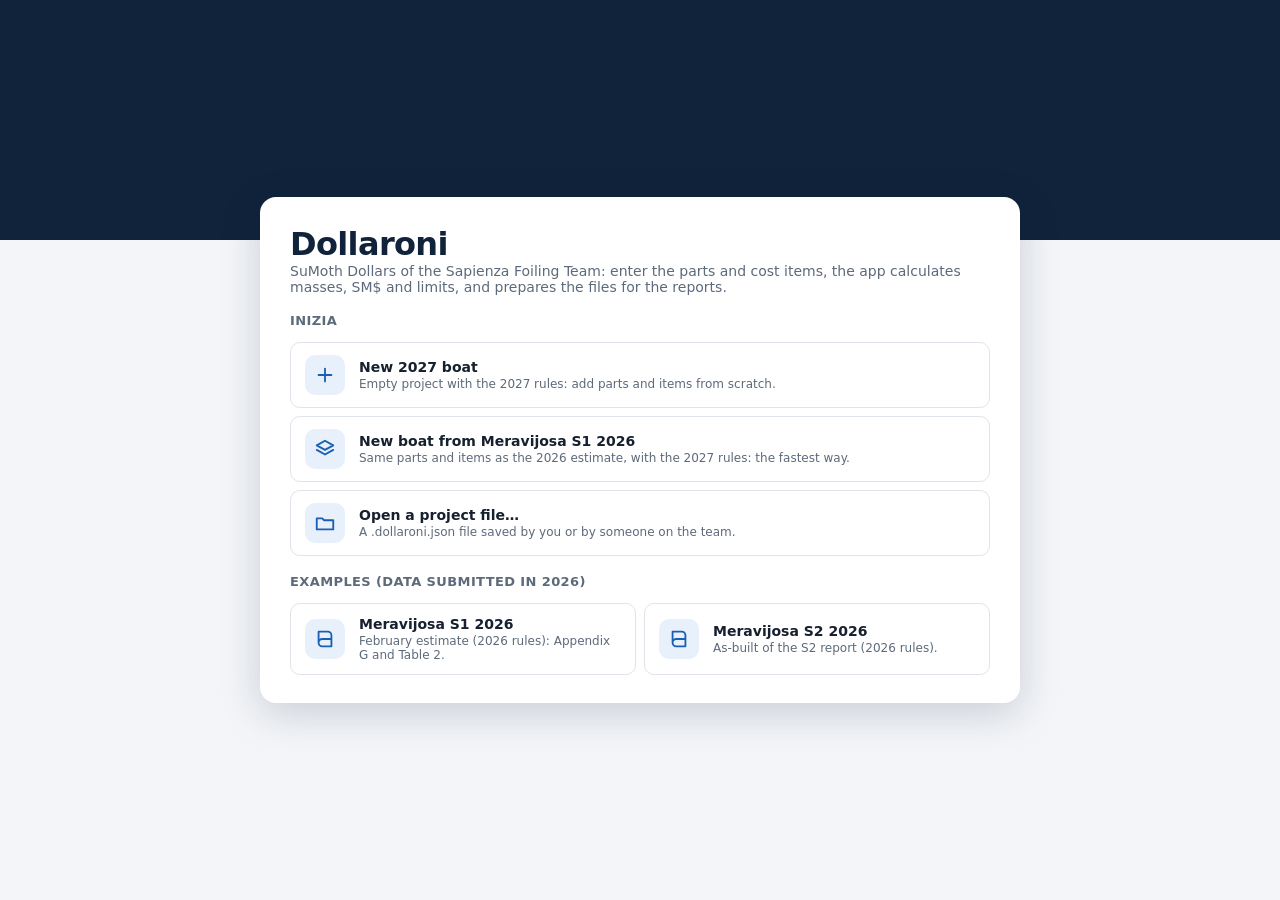
<file: index.html>
<!doctype html>
<html lang="en">
<head>
  <meta charset="utf-8">
  <meta name="viewport" content="width=device-width, initial-scale=1, viewport-fit=cover">
  <title>Dollaroni · SM$ Sapienza Foiling Team</title>
  <meta name="theme-color" content="#10233b">
  <meta name="description" content="SuMoth Dollars del Sapienza Foiling Team">
  <link rel="manifest" href="manifest.webmanifest">
  <link rel="icon" type="image/png" href="icons/favicon-32.png">
  <link rel="apple-touch-icon" href="icons/apple-touch-icon.png">
  <link rel="stylesheet" href="styles/app.css">
  <link rel="stylesheet" href="styles/mobile.css">
  <script src="vendor/jszip.min.js"></script>
</head>
<body>
  <div id="app"><div class="boot">Loading the official price list and Layup Calculator…</div></div>
  <script type="module" src="src/app/main.js"></script>
</body>
</html>
</file>
<file: styles/app.css>
:root {
  --bg: #f3f5f8;
  --panel: #ffffff;
  --panel-2: #f8fafc;
  --border: #dfe4ea;
  --border-strong: #c4cdd8;
  --text: #17202e;
  --muted: #5d6a7a;
  --faint: #8b97a6;
  --accent: #1a5fb4;
  --accent-hover: #154e96;
  --accent-soft: #e8f0fb;
  --navy: #10233b;
  --navy-2: #1a3353;
  --ok: #1d7a3a; --ok-bg: #e5f4ea;
  --warn: #945700; --warn-bg: #fdf1dc;
  --err: #b3261e; --err-bg: #fbe8e6;
  --info: #1b5f8a; --info-bg: #e3f1fa;
  --out: #fdf1e5;
  --radius: 8px;
  --shadow: 0 1px 2px rgba(16, 35, 59, 0.06), 0 1px 3px rgba(16, 35, 59, 0.05);
  font-family: system-ui, -apple-system, "Segoe UI", Roboto, sans-serif;
  font-size: 14px;
  color: var(--text);
  background: var(--bg);
}
* { box-sizing: border-box; }
body { margin: 0; background: var(--bg); }
h1 { font-size: 22px; font-weight: 650; margin: 0 0 4px; }
h3 { font-size: 15px; font-weight: 600; margin: 0; }
h4 { font-size: 13px; font-weight: 600; margin: 0 0 6px; text-transform: uppercase; letter-spacing: .03em; color: var(--muted); }
p { margin: 0 0 8px; }
.muted { color: var(--muted); }
.small { font-size: 12px; }
.strong { font-weight: 600; }
.r { text-align: right; }
.mt { margin-top: 10px; }
.t-ok { color: var(--ok); } .t-warn { color: var(--warn); } .t-err { color: var(--err); } .t-text { color: var(--text); }
.icon { flex: none; vertical-align: -3px; }
code { background: var(--panel-2); padding: 1px 4px; border-radius: 4px; }

.boot, .boot-error { padding: 60px; text-align: center; color: var(--muted); }
.boot-error { color: var(--err); }

/* ------------------------------------------------------------ layout */
.app { display: grid; grid-template-rows: auto auto 1fr; height: 100vh; }
.topbar { display: flex; align-items: center; gap: 18px; padding: 10px 20px; background: var(--navy); color: #fff; }
.brand { font-weight: 750; font-size: 19px; letter-spacing: -0.01em; display: flex; align-items: baseline; gap: 8px; }
.brand span { font-weight: 500; font-size: 12px; color: #9fb3cc; }
.project-meta { display: flex; gap: 6px; align-items: center; }
.topbar-actions { margin-left: auto; display: flex; gap: 6px; align-items: center; }
.sep { width: 1px; height: 22px; background: #33506f; margin: 0 4px; }

.budgetbar { display: grid; grid-template-columns: auto 1fr auto; gap: 18px; align-items: center; padding: 10px 20px; background: var(--panel); border-bottom: 1px solid var(--border); }
.budget-main { display: flex; gap: 8px; align-items: baseline; font-size: 16px; }
.budget-main strong { font-size: 20px; }
.budget-label { font-size: 12px; text-transform: uppercase; letter-spacing: .05em; color: var(--muted); }
.budget-side { display: flex; gap: 14px; align-items: center; }

.body { display: grid; grid-template-columns: 216px 1fr; min-height: 0; }
.sidebar { background: var(--panel); border-right: 1px solid var(--border); padding: 14px 10px; display: flex; flex-direction: column; gap: 2px; overflow: auto; }
.nav-item { display: flex; align-items: center; gap: 10px; padding: 9px 12px; border: 0; background: none; border-radius: var(--radius); font: inherit; color: var(--text); cursor: pointer; text-align: left; }
.nav-item:hover { background: var(--panel-2); }
.nav-item.active { background: var(--accent-soft); color: var(--accent); font-weight: 600; }
.nav-count { margin-left: auto; font-size: 11px; background: var(--panel-2); border: 1px solid var(--border); border-radius: 10px; padding: 0 7px; color: var(--muted); font-weight: 500; }
.nav-count.err { background: var(--err-bg); color: var(--err); border-color: transparent; }
.nav-count.warn { background: var(--warn-bg); color: var(--warn); border-color: transparent; }
.sidebar-foot { margin-top: auto; padding: 12px; border-top: 1px solid var(--border); display: grid; gap: 4px; }
main { overflow: auto; padding: 22px 28px 60px; }
main > * { max-width: 1320px; }

.page-head { display: flex; justify-content: space-between; align-items: flex-start; gap: 16px; margin-bottom: 16px; }
.grid-2 { display: grid; grid-template-columns: repeat(auto-fit, minmax(420px, 1fr)); gap: 16px; }

/* ------------------------------------------------------------ cards, metrics */
.card { background: var(--panel); border: 1px solid var(--border); border-radius: 12px; padding: 16px 18px; margin-bottom: 16px; box-shadow: var(--shadow); }
.card-tight { padding: 14px 16px; }
.card-head { display: flex; justify-content: space-between; align-items: center; gap: 10px; margin-bottom: 12px; }
.card-actions { display: flex; gap: 8px; align-items: center; }
.metrics { display: grid; grid-template-columns: repeat(auto-fit, minmax(200px, 1fr)); gap: 12px; margin-bottom: 16px; }
.metric { background: var(--panel); border: 1px solid var(--border); border-radius: 12px; padding: 14px 16px; display: grid; gap: 2px; box-shadow: var(--shadow); }
.metric-label { font-size: 12px; color: var(--muted); text-transform: uppercase; letter-spacing: .04em; }
.metric-value { font-size: 24px; font-weight: 650; }
.metric-value small { font-size: 13px; font-weight: 500; color: var(--muted); }
.metric-sub { font-size: 12px; color: var(--muted); }
.metric-err .metric-value { color: var(--err); }
.metric-link { font: inherit; color: inherit; text-align: left; cursor: pointer; }
.metric-link:hover { border-color: var(--accent); }

/* ------------------------------------------------------------ controlli */
.btn { display: inline-flex; align-items: center; gap: 6px; height: 34px; padding: 0 12px; border-radius: var(--radius); border: 1px solid var(--border-strong); background: var(--panel); color: var(--text); font: inherit; font-weight: 500; cursor: pointer; white-space: nowrap; }
.btn:hover:not(:disabled) { background: var(--panel-2); border-color: var(--faint); }
.btn:disabled { opacity: .45; cursor: default; }
.btn-primary { background: var(--accent); border-color: var(--accent); color: #fff; }
.btn-primary:hover:not(:disabled) { background: var(--accent-hover); border-color: var(--accent-hover); }
.btn-danger { color: var(--err); }
.btn-ghost { background: transparent; border-color: transparent; color: #dbe6f3; }
.btn-ghost:hover:not(:disabled) { background: var(--navy-2); border-color: transparent; }
.btn-sm { height: 28px; padding: 0 9px; font-size: 12.5px; }
.btn-icon { padding: 0 8px; }
.btn-sm.btn-icon { padding: 0 6px; }
.link { background: none; border: 0; color: var(--accent); cursor: pointer; font: inherit; text-decoration: underline; }
.link-chip { background: none; border: 0; padding: 0; cursor: pointer; display: flex; gap: 6px; }

.inp { height: 32px; border: 1px solid var(--border-strong); border-radius: 6px; padding: 0 8px; font: inherit; font-size: 13px; background: #fff; color: var(--text); max-width: 100%; }
.inp:focus { outline: 2px solid var(--accent-soft); border-color: var(--accent); }
select.inp { padding-right: 4px; }
.inp.num { text-align: right; font-variant-numeric: tabular-nums; }
.inp.bad { border-color: var(--err); background: var(--err-bg); }
.inp-sm { height: 26px; font-size: 12px; }
.inp-dark { background: var(--navy-2); border-color: #33506f; color: #fff; }
.inp-dark:focus { outline-color: #33506f; }
select.inp-dark option { color: var(--text); background: #fff; }

.form-grid { display: grid; grid-template-columns: repeat(auto-fit, minmax(170px, 1fr)); gap: 12px; }
.field { display: grid; gap: 4px; font-size: 12px; color: var(--muted); }
.field .inp { width: 100%; }
.field-wide { grid-column: span 2; }
.check-field { display: flex; gap: 8px; align-items: center; margin-top: 12px; font-size: 13px; cursor: pointer; }

.bar { background: #e9edf2; border-radius: 99px; overflow: hidden; width: 100%; }
.bar-fill { height: 100%; border-radius: 99px; transition: width .2s; }
.tone-accent { background: var(--accent); } .tone-neutral.bar-fill { background: #aab4c2; }
.status-pill { border: 1px solid; border-radius: 99px; font: inherit; font-size: 11px; font-weight: 600; padding: 1px 8px; cursor: pointer; margin-top: 4px; }
.status-pill.estimated { background: var(--warn-bg); color: var(--warn); border-color: #efc98a; }
.status-pill.measured { background: var(--ok-bg); color: var(--ok); border-color: #9dd4ae; }
.status-pill:disabled { cursor: default; opacity: .85; }
.dual-bar { display: grid; gap: 3px; }
.basis-list { display: grid; gap: 8px; }
.basis-row { display: grid; grid-template-columns: 150px 1fr 110px; gap: 10px; align-items: center; }
.basis-row > span:last-child { text-align: right; }
.stage-badge { font-size: 12px; font-weight: 700; padding: 4px 10px; border-radius: 6px; background: var(--navy-2); color: #cfe0f5; border: 1px solid #33506f; }
.stage-badge.s2 { background: #1f5130; color: #d7f5df; border-color: #2e7a47; }
.rules-badge { font: inherit; font-size: 12px; font-weight: 600; padding: 4px 10px; border-radius: 6px; background: transparent; color: #cfe0f5; border: 1px dashed #33506f; cursor: pointer; white-space: nowrap; }
.rules-badge.provisional { border-color: #d88a0b; color: #f6d9a8; }
.rules-badge:hover { background: var(--navy-2); }
.transition-card { border-color: var(--accent); background: linear-gradient(0deg, var(--panel), var(--panel)); }
.transition-card ol { margin: 6px 0 12px; padding-left: 20px; display: grid; gap: 4px; }
.s1-ref { display: block; font-size: 11px; color: var(--muted); font-weight: 400; }
.s2-part-status { display: flex; gap: 10px; align-items: center; margin-top: 10px; padding-top: 10px; border-top: 1px dashed var(--border); }
.s2-part-status .status-pill { margin-top: 0; }
.weigh-field { display: flex; gap: 12px; align-items: end; } .tone-ok.bar-fill { background: #2e9a50; } .tone-warn.bar-fill { background: #d88a0b; } .tone-err.bar-fill { background: var(--err); }

.badge { display: inline-flex; align-items: center; gap: 4px; font-size: 11.5px; font-weight: 600; padding: 2px 8px; border-radius: 99px; white-space: nowrap; }
.badge.tone-neutral { background: var(--panel-2); color: var(--muted); border: 1px solid var(--border); }
.badge.tone-ok { background: var(--ok-bg); color: var(--ok); }
.badge.tone-warn { background: var(--warn-bg); color: var(--warn); }
.badge.tone-err { background: var(--err-bg); color: var(--err); }
.badge.tone-info { background: var(--info-bg); color: var(--info); }

.notice { padding: 10px 12px; border-radius: var(--radius); margin: 8px 0; font-size: 13px; }
.notice-warn { background: var(--warn-bg); color: var(--warn); }
.notice-err { background: var(--err-bg); color: var(--err); }

/* ------------------------------------------------------------ tabelle */
.table-scroll { overflow-x: auto; }
.tbl { width: 100%; border-collapse: collapse; font-size: 13px; }
.tbl th { text-align: left; font-weight: 600; font-size: 11.5px; text-transform: uppercase; letter-spacing: .03em; color: var(--muted); padding: 6px 8px; border-bottom: 1px solid var(--border); white-space: nowrap; }
.tbl td { padding: 6px 8px; border-bottom: 1px solid var(--border); vertical-align: middle; }
.tbl th.r { text-align: right; }
.tbl tfoot td { border-bottom: 0; padding-top: 10px; }
.tbl-compact td { padding: 4px 8px; }
.tbl .out { background: var(--out); font-variant-numeric: tabular-nums; }
.tbl .out-h { background: var(--out); }
.row-actions { white-space: nowrap; text-align: right; }
.row-actions .btn { margin-left: 2px; }
.row-err td { background: var(--err-bg); }
.row-auto td { color: var(--muted); background: var(--panel-2); font-style: normal; }
.row-open td { background: var(--accent-soft); }
.row-details td { background: var(--panel-2); padding: 12px 14px 16px; }
.details-grid { display: grid; grid-template-columns: repeat(auto-fit, minmax(240px, 1fr)); gap: 12px; }
.proc-cell { display: flex; gap: 4px; align-items: center; justify-content: flex-start; }
.lines-tbl td { padding: 5px 5px; }
.lines-tbl th { padding: 6px 5px; }
.lines-tbl .unit { min-width: 34px; display: inline-block; text-align: left; }
.details-actions { align-content: end; justify-items: start; }
td.r .proc-cell { justify-content: flex-end; }

.sub-list { display: grid; gap: 8px; }
.sub-card { display: grid; grid-template-columns: 34px minmax(0, 1fr) auto; gap: 10px; padding: 10px 10px 10px 6px; border: 1px solid var(--border); border-radius: 10px; background: var(--panel); }
.sub-card:hover { border-color: var(--border-strong); }
.sub-err { border-color: var(--err); background: var(--err-bg); }
.sub-letter { font-weight: 750; font-size: 20px; color: var(--accent); text-align: center; padding-top: 16px; display: grid; gap: 2px; align-content: start; }
.sub-sheet { font-size: 10px; font-weight: 500; color: var(--muted); }
.sub-body { display: grid; gap: 8px; min-width: 0; }
.sub-row { display: grid; grid-template-columns: repeat(3, minmax(0, 1fr)); gap: 10px; }
.sub-row .inp { width: 100%; }
.sub-nums { grid-template-columns: auto auto auto 1fr; align-items: end; }
.sub-nums .inp { width: auto; }
.sub-line { display: flex; gap: 4px; margin-top: 4px; }
.sub-line .inp { flex: 1; min-width: 0; }
.sub-out { display: flex; gap: 6px; justify-content: flex-end; align-items: center; flex-wrap: wrap; }
.sub-out > span { background: var(--out); border-radius: 6px; padding: 4px 10px; font-variant-numeric: tabular-nums; display: grid; line-height: 1.2; text-align: right; min-width: 78px; }
.sub-out small { font-size: 10.5px; color: var(--muted); text-transform: uppercase; letter-spacing: .03em; }
.sub-actions { display: flex; flex-direction: column; gap: 3px; }
.sub-total { display: flex; gap: 22px; justify-content: flex-end; margin-top: 10px; padding: 8px 12px; background: var(--panel-2); border-radius: 8px; font-variant-numeric: tabular-nums; }

/* ------------------------------------------------------------ viste */
.comp-list { display: grid; gap: 2px; }
.comp-row { display: grid; grid-template-columns: 150px 1fr 100px 54px; gap: 12px; align-items: center; padding: 7px 8px; border: 0; background: none; border-radius: 6px; font: inherit; color: inherit; cursor: pointer; text-align: left; }
.comp-row:hover { background: var(--panel-2); }
.comp-val { text-align: right; font-weight: 600; font-variant-numeric: tabular-nums; }
.comp-pct { text-align: right; font-size: 12px; }
.carbon-list { display: grid; gap: 12px; }
.carbon-name { font-weight: 600; margin-bottom: 4px; }
.carbon-check { display: grid; grid-template-columns: 110px 1fr 130px; gap: 10px; align-items: center; margin: 3px 0; }
.carbon-check > span:last-child { text-align: right; font-variant-numeric: tabular-nums; }
.check-mini { list-style: none; margin: 0; padding: 0; display: grid; gap: 8px; font-size: 13px; }
.check-list { list-style: none; margin: 8px 0 0; padding: 0; display: grid; gap: 6px; }
.check-item { display: flex; justify-content: space-between; gap: 12px; align-items: center; padding: 8px 10px; border-left: 3px solid var(--border); background: var(--panel-2); border-radius: 0; }
.tone-border-err { border-left-color: var(--err); } .tone-border-warn { border-left-color: #d88a0b; } .tone-border-info { border-left-color: var(--info); }

.parts-layout { display: grid; grid-template-columns: 230px 1fr; gap: 16px; align-items: start; }
.parts-list { display: grid; gap: 6px; position: sticky; top: 0; }
.part-item { display: grid; gap: 2px; text-align: left; padding: 10px 12px; border: 1px solid var(--border); background: var(--panel); border-radius: 10px; cursor: pointer; font: inherit; color: inherit; }
.part-item:hover { border-color: var(--border-strong); }
.part-item.active { border-color: var(--accent); background: var(--accent-soft); }
.part-item-name { font-weight: 600; display: flex; gap: 6px; align-items: center; }
.part-item-name .icon { color: var(--err); }
.part-item-meta { font-size: 12px; color: var(--muted); }
.part-editor { min-width: 0; }
.kv { display: grid; grid-template-columns: auto 1fr; gap: 6px 16px; margin: 0; }
.kv dt { color: var(--muted); } .kv dd { margin: 0; text-align: right; font-variant-numeric: tabular-nums; }
.preview-list { display: grid; gap: 12px; }
.preview-svg { overflow-x: auto; border: 1px solid var(--border); border-radius: 6px; }
.preview-svg svg { display: block; width: 100%; height: auto; }
.danger-row { display: flex; gap: 8px; justify-content: flex-end; }

.chips { display: flex; flex-wrap: wrap; gap: 6px; margin-bottom: 14px; }
.chip { border: 1px solid var(--border-strong); background: var(--panel); border-radius: 99px; padding: 5px 12px; font: inherit; font-size: 12.5px; cursor: pointer; color: var(--text); }
.chip.active { background: var(--navy); border-color: var(--navy); color: #fff; }
.group-total { font-weight: 650; font-variant-numeric: tabular-nums; margin-right: 6px; }
.type-picker { display: grid; grid-template-columns: repeat(auto-fit, minmax(210px, 1fr)); gap: 8px; margin-bottom: 12px; }
.type-option { display: grid; gap: 2px; text-align: left; padding: 10px 12px; border: 1px dashed var(--border-strong); background: var(--panel-2); border-radius: 8px; cursor: pointer; font: inherit; color: inherit; }
.type-option:hover { border-color: var(--accent); background: var(--accent-soft); }

.plain-list { list-style: none; padding: 0; margin: 0; display: grid; gap: 10px; }
.export-cta { display: flex; gap: 12px; align-items: center; margin-top: 14px; }
.file-group { margin-bottom: 14px; }
.file-list { list-style: none; padding: 0; margin: 0; display: grid; gap: 4px; }
.file-list li { display: flex; justify-content: space-between; align-items: center; padding: 6px 10px; background: var(--panel-2); border-radius: 6px; }
.table-block { margin-bottom: 18px; }
.table-block-head { display: flex; justify-content: space-between; align-items: center; margin-bottom: 6px; }
.report-preview table { font-size: 11px; }

.empty { text-align: center; padding: 40px 20px; background: var(--panel); border: 1px dashed var(--border-strong); border-radius: 12px; }
.empty-title { font-weight: 600; font-size: 16px; }

.toast { position: fixed; bottom: 26px; right: 92px; background: var(--navy); color: #fff; padding: 10px 16px; border-radius: 8px; box-shadow: 0 6px 20px rgba(0,0,0,.2); }

/* ------------------------------------------------------------ performance rating */
.perf-tbl th.c, .perf-tbl td.c { text-align: center; }
.perf-tbl th.c { text-transform: none; }
.perf-tbl td { padding: 4px 6px; }
.perf-group td { background: var(--panel-2); font-weight: 600; font-size: 11.5px; text-transform: uppercase; letter-spacing: .03em; color: var(--muted); padding-top: 8px; }
.perf-opt { display: inline-flex; gap: 5px; align-items: center; justify-content: center; min-width: 66px; padding: 3px 8px; border: 1px solid var(--border); border-radius: 6px; cursor: pointer; font-size: 12.5px; font-variant-numeric: tabular-nums; color: var(--faint); }
.perf-opt input { margin: 0; }
.perf-opt:hover { border-color: var(--border-strong); }
.perf-opt.on.pos { background: var(--ok-bg); color: var(--ok); border-color: #9dd4ae; font-weight: 600; }
.perf-opt.on.neg { background: var(--err-bg); color: var(--err); border-color: #efb3ad; font-weight: 600; }
.perf-opt.on.zero { background: var(--panel-2); color: var(--text); border-color: var(--border-strong); font-weight: 600; }
.perf-na { color: var(--faint); font-size: 11px; }
.perf-legend { display: grid; grid-template-columns: 24px 1fr; gap: 4px 8px; font-size: 13px; }
.notice-info { background: var(--info-bg); color: var(--info); }
.notice ul { margin: 6px 0 0; padding-left: 18px; display: grid; gap: 3px; }

/* ------------------------------------------------------------ benvenuto */
.welcome { min-height: 100vh; display: grid; place-items: center; padding: 30px; background: linear-gradient(180deg, var(--navy) 0 240px, var(--bg) 240px); }
.welcome-box { width: min(760px, 100%); background: var(--panel); border-radius: 16px; box-shadow: 0 10px 40px rgba(16,35,59,.18); padding: 28px 30px; }
.brand-big { font-size: 32px; font-weight: 800; letter-spacing: -0.02em; color: var(--navy); }
.welcome-head { margin-bottom: 18px; }
.welcome-section { margin-top: 18px; display: grid; gap: 8px; }
.welcome-row { display: grid; grid-template-columns: 1fr 1fr; gap: 8px; }
.welcome-opt { display: flex; gap: 14px; align-items: center; text-align: left; padding: 12px 14px; border: 1px solid var(--border); border-radius: 10px; background: var(--panel); cursor: pointer; font: inherit; color: inherit; }
.welcome-opt > span:last-child { display: grid; gap: 2px; }
.welcome-opt:hover { border-color: var(--accent); background: var(--accent-soft); }
.welcome-opt.primary { border-color: var(--accent); background: var(--accent-soft); }
.welcome-icon { width: 40px; height: 40px; border-radius: 10px; background: var(--accent-soft); color: var(--accent); display: grid; place-items: center; flex: none; }
.welcome-foot { margin-top: 16px; text-align: center; }

@media (max-width: 1000px) {
  .body { grid-template-columns: 1fr; }
  .sidebar { flex-direction: row; overflow-x: auto; border-right: 0; border-bottom: 1px solid var(--border); padding: 6px; }
  .sidebar-foot { display: none; }
  .parts-layout { grid-template-columns: 1fr; }
  .parts-list { position: static; grid-auto-flow: column; overflow-x: auto; }
  .topbar { flex-wrap: wrap; }
  .budgetbar { grid-template-columns: 1fr; gap: 6px; }
  .grid-2 { grid-template-columns: 1fr; }
}

/* ------------------------------------------------------------ installable app: update notice */
.update-banner { position: fixed; left: 50%; bottom: 20px; transform: translateX(-50%); z-index: 50; display: flex; gap: 16px; align-items: center; max-width: min(760px, calc(100vw - 32px)); padding: 12px 14px 12px 18px; background: var(--panel); border: 1px solid var(--accent); border-radius: 12px; box-shadow: 0 8px 28px rgba(16, 35, 59, .22); font-size: 13px; }
.update-actions { display: flex; gap: 6px; flex: none; }
.update-text { display: grid; gap: 4px; min-width: 0; }
.update-text ul { margin: 2px 0; padding-left: 18px; color: var(--text); }
.update-text li { margin: 1px 0; }
.update-hint { color: var(--muted); font-size: 12px; }
.update-text .link { justify-self: start; padding: 0; }
@media (max-width: 640px) { .update-banner { flex-direction: column; align-items: stretch; } }

/* "What's new" window */
.news-modal { position: fixed; inset: 0; z-index: 60; display: grid; place-items: center; padding: 16px; background: rgba(16, 35, 59, .35); }
.news-box { width: min(520px, 100%); max-height: 80vh; overflow: auto; padding: 20px 22px; background: var(--panel); border-radius: 14px; box-shadow: 0 16px 48px rgba(16, 35, 59, .3); }
.news-box ul { padding-left: 20px; margin: 10px 0 16px; line-height: 1.5; }
.version-foot { display: flex; flex-wrap: wrap; gap: 4px 8px; align-items: center; }
.version-foot .link { font-size: 12px; padding: 0; }
.version-foot .new { color: var(--ok); font-weight: 600; }

/* ------------------------------------------------------------ assistant (dot + chat) */
.ai-fab { position: fixed; right: 20px; bottom: 20px; z-index: 45; width: 58px; height: 58px; border-radius: 50%; border: 0; display: grid; place-items: center; cursor: pointer;
  color: #fff; background: radial-gradient(circle at 30% 25%, #2c6fc2, var(--navy) 70%); box-shadow: 0 6px 18px rgba(16, 35, 59, .35); transition: transform .15s ease; }
.ai-fab:hover { transform: scale(1.06); }
.ai-fab:focus-visible { outline: 3px solid var(--accent-soft); outline-offset: 2px; }
.ai-fab.downloading::before { content: ''; position: absolute; inset: -4px; border-radius: 50%; z-index: -1;
  background: conic-gradient(#3fb950 var(--p, 0%), rgba(16, 35, 59, .18) 0); }
.ai-fab .boat { animation: boat-bob 3.2s ease-in-out infinite; transform-origin: 50% 70%; }
@keyframes boat-bob { 0%, 100% { transform: translateY(0) rotate(0); } 50% { transform: translateY(-1.5px) rotate(-4deg); } }
.ai-head-boat { width: 36px; height: 36px; flex: none; display: grid; place-items: center; border-radius: 50%; background: rgba(255, 255, 255, .12); }

/* "Ask Brumoth!" bubble above the boat: goes away as soon as you scroll or touch elsewhere */
.ai-hint { position: fixed; right: 16px; bottom: 92px; z-index: 45; padding: 9px 15px; border: 1px solid var(--border-strong); border-radius: 16px;
  background: var(--panel); color: var(--navy); font: inherit; font-size: 14px; font-weight: 650; white-space: nowrap; cursor: pointer;
  box-shadow: 0 8px 24px rgba(16, 35, 59, .22); animation: ai-hint-in .4s cubic-bezier(.2, 1.4, .4, 1) both; }
.ai-hint::after { content: ''; position: absolute; right: 26px; bottom: -7px; width: 12px; height: 12px; background: var(--panel);
  border-right: 1px solid var(--border-strong); border-bottom: 1px solid var(--border-strong); transform: rotate(45deg); }
.ai-hint:hover { color: var(--accent); border-color: var(--accent); }
.ai-hint:hover::after { border-color: var(--accent); }
@keyframes ai-hint-in { from { opacity: 0; transform: translateY(8px) scale(.85); } }
@media (prefers-reduced-motion: reduce) { .ai-fab .boat, .ai-hint { animation: none; } }

.ai-dot { position: absolute; top: 5px; right: 5px; width: 13px; height: 13px; border-radius: 50%; border: 2px solid var(--navy); background: #8b97a6; }
.ai-dot.ok { background: #3fb950; }
.ai-dot.busy { background: #e3a008; animation: ai-pulse 1.2s ease-in-out infinite; }
.ai-dot.err { background: #e5534b; }
@keyframes ai-pulse { 50% { opacity: .35; } }

.ai-panel { position: fixed; right: 20px; bottom: 90px; z-index: 46; width: min(410px, calc(100vw - 24px)); height: min(640px, calc(100vh - 120px));
  display: flex; flex-direction: column; overflow: hidden; background: var(--panel); border: 1px solid var(--border); border-radius: 16px;
  box-shadow: 0 16px 48px rgba(16, 35, 59, .28); animation: ai-in .16s ease-out; }
@keyframes ai-in { from { opacity: 0; transform: translateY(8px) scale(.98); } }
.ai-head { display: flex; justify-content: space-between; align-items: center; gap: 8px; padding: 12px 12px 12px 16px; color: #fff; background: linear-gradient(135deg, var(--navy), var(--navy-2)); }
.ai-head-title { display: flex; gap: 10px; align-items: center; min-width: 0; }
.ai-head-title strong { font-size: 15px; }
.ai-status { font-size: 11.5px; color: #b9c9dd; white-space: nowrap; overflow: hidden; text-overflow: ellipsis; max-width: 260px; }
.ai-head-actions { display: flex; gap: 2px; }
.ai-iconbtn { width: 32px; height: 32px; display: grid; place-items: center; border: 0; border-radius: 8px; background: transparent; color: #dbe6f3; cursor: pointer; }
.ai-iconbtn:hover, .ai-iconbtn.on { background: rgba(255, 255, 255, .12); }
.ai-progress { height: 3px; background: var(--border); }
.ai-progress-fill { height: 100%; background: #3fb950; transition: width .3s; }

.ai-msgs { flex: 1; overflow: auto; padding: 14px; display: flex; flex-direction: column; gap: 10px; background: var(--bg); }
.ai-msg { max-width: 92%; padding: 10px 12px; border-radius: 14px; line-height: 1.45; font-size: 13.5px; overflow-wrap: anywhere; }
.ai-msg.user { align-self: flex-end; max-width: 85%; color: #fff; background: var(--accent); border-bottom-right-radius: 4px; white-space: pre-wrap; }
.ai-msg.bot { align-self: flex-start; background: var(--panel); border: 1px solid var(--border); border-bottom-left-radius: 4px; box-shadow: var(--shadow); }
.ai-msg.bot.pending .md { color: var(--muted); }
.ai-msg .md p { margin: 0 0 6px; }
.ai-msg .md p:last-child { margin-bottom: 0; }
.ai-msg .md ul, .ai-msg .md ol { margin: 2px 0 8px; padding-left: 20px; }
.ai-msg .md li { margin: 2px 0; }
.ai-msg .md li.sub, .ai-msg .md p.sub { list-style: none; color: var(--muted); font-size: 12.5px; }
.ai-chips { display: flex; flex-wrap: wrap; gap: 6px; margin-top: 8px; }
.ai-chip { border: 1px solid var(--border-strong); background: var(--panel-2); color: var(--text); border-radius: 999px; padding: 5px 10px; font: inherit; font-size: 12.5px; cursor: pointer; text-align: left; }
.ai-chip:hover { border-color: var(--accent); color: var(--accent); background: var(--accent-soft); }
.ai-meta { display: flex; flex-wrap: wrap; gap: 4px 10px; align-items: center; margin-top: 8px; font-size: 11.5px; color: var(--faint); }
.ai-link { border: 0; background: none; padding: 0; font: inherit; color: var(--accent); cursor: pointer; }
.ai-link:hover { text-decoration: underline; }
.ai-facts { margin-top: 8px; padding: 8px 10px; border-radius: 8px; background: var(--panel-2); border: 1px dashed var(--border-strong); font-size: 12px; }
.ai-warn { margin-top: 8px; padding: 6px 8px; border-radius: 6px; font-size: 12px; color: var(--warn); background: var(--warn-bg); }
.ai-typing { display: inline-flex; gap: 4px; margin-top: 6px; }
.ai-typing span { width: 6px; height: 6px; border-radius: 50%; background: var(--faint); animation: ai-pulse 1s infinite; }
.ai-typing span:nth-child(2) { animation-delay: .15s; } .ai-typing span:nth-child(3) { animation-delay: .3s; }

.ai-action { margin-top: 10px; padding: 10px 12px; border: 1px solid var(--accent); border-radius: 10px; background: var(--accent-soft); font-size: 13px; }
.ai-action.applied { border-color: var(--ok); background: var(--ok-bg); }
.ai-action.cancelled { border-color: var(--border); background: var(--panel-2); opacity: .8; }
.ai-action-title { font-weight: 650; margin-bottom: 4px; }
.ai-action ul { margin: 4px 0 6px; padding-left: 18px; }
.ai-action li { margin: 2px 0; }
.ai-action-effect { font-size: 12.5px; margin: 4px 0; }
.ai-action-problem { margin-top: 4px; padding: 4px 6px; border-radius: 6px; font-size: 12px; color: var(--warn); background: var(--warn-bg); }
.ai-action-problem.error { color: var(--err); background: var(--err-bg); }
.ai-action-buttons { display: flex; justify-content: flex-end; gap: 8px; margin-top: 8px; }
.ai-action-done { margin-top: 6px; font-size: 12.5px; font-weight: 600; }
.ai-action-done .ai-link { margin-left: 10px; font-weight: 500; }

.ai-input { display: flex; flex-direction: column; gap: 6px; padding: 10px; border-top: 1px solid var(--border); background: var(--panel); }
.ai-input-bar { display: flex; align-items: center; gap: 8px; }
.ai-input-bar .ai-send { margin-left: auto; }
.ai-battery { font-size: 11.5px; color: var(--warn); background: var(--warn-bg); border-radius: 999px; padding: 2px 8px; white-space: nowrap; }

/* mode drop-down menu (Instant / Complete) */
.ai-mode { position: relative; }
.ai-mode-btn { display: inline-flex; align-items: center; gap: 5px; height: 30px; padding: 0 9px; border: 1px solid var(--border); border-radius: 8px;
  background: var(--panel-2); color: var(--text); font: inherit; font-size: 12.5px; font-weight: 600; cursor: pointer; }
.ai-mode-btn:hover, .ai-mode-btn[aria-expanded="true"] { border-color: var(--border-strong); background: var(--accent-soft); }
.ai-mode-btn.instant .icon:first-child { color: #c98a00; }
.ai-mode-btn.full .icon:first-child { color: var(--accent); }
.ai-mode-btn .icon:last-child { color: var(--faint); }
.ai-mode-menu { position: absolute; left: 0; bottom: calc(100% + 6px); z-index: 2; width: min(300px, calc(100vw - 40px)); padding: 5px;
  border: 1px solid var(--border-strong); border-radius: 12px; background: var(--panel); box-shadow: 0 8px 24px rgba(16, 35, 59, .18); }
.ai-mode-item { display: flex; align-items: flex-start; gap: 10px; width: 100%; padding: 9px 10px; border: 0; border-radius: 8px; background: none;
  color: var(--text); font: inherit; text-align: left; cursor: pointer; }
.ai-mode-item:hover, .ai-mode-item:focus-visible { background: var(--panel-2); outline: none; }
.ai-mode-item.on { background: var(--accent-soft); }
.ai-mode-ico { flex: none; display: grid; place-items: center; width: 28px; height: 28px; border-radius: 8px; background: var(--panel-2); }
.ai-mode-ico.instant { color: #c98a00; }
.ai-mode-ico.full { color: var(--accent); }
.ai-mode-text { display: flex; flex-direction: column; gap: 2px; min-width: 0; }
.ai-mode-text strong { font-size: 13px; }
.ai-mode-text span { font-size: 12px; color: var(--muted); line-height: 1.35; }
.ai-mode-check { margin-left: auto; color: var(--accent); }
.ai-input textarea { flex: 1; resize: none; min-height: 38px; max-height: 120px; padding: 9px 10px; border: 1px solid var(--border-strong); border-radius: 10px; font: inherit; font-size: 13.5px; line-height: 1.35; color: var(--text); background: #fff; }
.ai-input textarea:focus { outline: 2px solid var(--accent-soft); border-color: var(--accent); }
.ai-send { width: 38px; height: 38px; flex: none; display: grid; place-items: center; border: 0; border-radius: 10px; color: #fff; background: var(--accent); cursor: pointer; }
.ai-send:disabled { opacity: .4; cursor: default; }
.ai-send.stop { background: var(--err); }

.ai-settings { flex: 1; overflow: auto; padding: 14px 16px; font-size: 13px; }
.ai-settings h4 { margin: 16px 0 8px; }
.ai-row { display: flex; gap: 10px; align-items: flex-start; margin-bottom: 8px; cursor: pointer; }
.ai-row input, .ai-model input { margin-top: 3px; }
.ai-model { display: flex; gap: 10px; padding: 10px; margin-bottom: 8px; border: 1px solid var(--border); border-radius: 10px; cursor: pointer; }
.ai-model.on { border-color: var(--accent); background: var(--accent-soft); }
.ai-actions { display: flex; gap: 8px; margin: 4px 0 6px; }

@media (max-width: 640px) {
  .ai-panel { right: 0; bottom: 0; width: 100vw; height: 100dvh; border-radius: 0; }
  .ai-fab.open { display: none; }
}
@media print { .ai-fab, .ai-panel, .ai-hint { display: none; } }
</file>
<file: styles/mobile.css>
/* Phone (from the CRM copy 0.5.0-crm.4). Loaded after app.css.
   The page scrolls as a whole: only the budget and the row of sections stay at the top. */

/* touch: no double-tap delay or grey highlight */
button, a, label, select, input { touch-action: manipulation; -webkit-tap-highlight-color: transparent; }

/* any touch screen: bigger targets */
@media (pointer: coarse) {
  .btn { height: 40px; }
  .btn-sm { height: 36px; }
  .inp { height: 40px; }
  .inp-sm { height: 36px; }
  input[type="checkbox"] { width: 20px; height: 20px; }
}

@media (max-width: 760px) {
  /* --- pagina che scorre tutta insieme: in alto restano solo budget e sezioni --- */
  .app { display: block; height: auto; min-height: 100dvh; }
  .body { display: block; overflow: visible; }
  main { overflow: visible; padding: 14px max(12px, env(safe-area-inset-right)) calc(96px + env(safe-area-inset-bottom)) max(12px, env(safe-area-inset-left)); overscroll-behavior: contain; }

  /* 16px fields: below that iPhone zooms the page when you tap them */
  .inp, select.inp, textarea, .ai-input textarea { font-size: 16px; }
  .inp { height: 44px; }
  .inp-sm { height: 40px; }
  .btn { height: 44px; padding: 0 14px; }
  .btn-sm { height: 40px; padding: 0 12px; font-size: 14px; }
  .btn-icon, .btn-sm.btn-icon { min-width: 44px; justify-content: center; padding: 0 10px; }

  /* --- barra in alto: nome della barca a tutta larghezza, comandi solo icona --- */
  .topbar { display: grid; grid-template-columns: minmax(0, 1fr) auto; gap: 8px; padding: max(10px, env(safe-area-inset-top)) 12px 8px; }
  .brand { display: none; }
  .project-meta { grid-column: 1 / -1; display: flex; flex-wrap: wrap; gap: 6px; width: 100%; }
  .project-meta .inp:first-child { flex: 1 1 calc(100% - 80px); min-width: 0; width: auto !important; }
  .project-meta .inp + .inp { flex: none; width: 72px !important; }
  .project-meta .stage-badge, .project-meta .rules-badge { flex: none; }
  .rules-extra { display: none; }
  .topbar-actions { grid-column: 1 / -1; margin: 0; width: 100%; display: flex; flex-wrap: nowrap; gap: 4px; }
  .topbar-actions .sep { display: none; }
  .topbar-actions .btn > span { display: none; }
  .topbar-actions .btn { flex: 1 1 0; justify-content: center; padding: 0; min-width: 0; }
  .topbar-actions .btn-primary > span { display: inline; }
  .topbar-actions .btn-primary { flex: 2 1 0; }

  /* --- budget: una riga, sempre visibile --- */
  .budgetbar { position: sticky; top: 0; z-index: 20; display: grid; grid-template-columns: auto minmax(0, 1fr); align-items: center; gap: 2px 10px; min-height: 52px; padding: 6px 12px 9px; background: var(--panel); border-bottom: 1px solid var(--border); }
  .budget-main { font-size: 13px; white-space: nowrap; }
  .budget-main strong { font-size: 18px; }
  .budget-label { display: none; }
  .budget-bar { position: absolute; left: 0; right: 0; bottom: 0; min-width: 0; }
  .budget-bar .bar { height: 3px !important; border-radius: 0; }
  .budget-side { margin: 0; flex-basis: auto; justify-content: flex-end; gap: 6px; font-size: 12px; flex-wrap: nowrap; min-width: 0; overflow: hidden; }
  .budget-margin { white-space: nowrap; }
  .budget-extra, .budget-cap { display: none; }
  .budget-side > .muted { display: none; }

  /* --- sezioni: fila di pillole che scorre, attaccata sotto il budget --- */
  .sidebar { position: sticky; top: 52px; z-index: 19; display: flex; flex-direction: row; gap: 6px; padding: 8px 12px; overflow-x: auto; scroll-snap-type: x proximity; scrollbar-width: none;
    background: var(--bg); border: 0; border-bottom: 1px solid var(--border); }
  .sidebar::-webkit-scrollbar { display: none; }
  .nav-item { flex: none; scroll-snap-align: center; height: 38px; padding: 0 14px; border: 1px solid var(--border); border-radius: 999px; background: var(--panel); font-size: 14px; }
  .nav-item.active { border-color: var(--accent); }
  .nav-item .icon { display: none; }
  .nav-count { margin-left: 6px; }
  .sidebar-foot { display: none; }

  /* --- start screen (the CRM never shows it) --- */
  .welcome { grid-template-columns: minmax(0, 1fr); padding: max(16px, env(safe-area-inset-top)) 12px 16px; }
  .welcome-box { padding: 20px 16px; }
  .welcome-row { grid-template-columns: 1fr; }

  /* --- intestazioni, schede, metriche --- */
  h1 { font-size: 20px; }
  .page-head { flex-direction: column; gap: 10px; margin-bottom: 12px; }
  .page-head p { font-size: 13px; }
  .card { padding: 14px 12px; border-radius: 12px; margin-bottom: 12px; }
  .card-head { flex-wrap: wrap; align-items: flex-start; }
  .card-actions { flex-wrap: wrap; }
  .metrics { grid-template-columns: repeat(2, minmax(0, 1fr)); gap: 8px; margin-bottom: 12px; }
  .metric { padding: 10px 12px; }
  .metric-value { font-size: 19px; }
  .metric-label { font-size: 11px; }
  .grid-2 { display: block; }
  .form-grid { grid-template-columns: 1fr 1fr; gap: 10px; }
  .field-wide { grid-column: 1 / -1; }
  .details-grid { grid-template-columns: 1fr; }
  .chips { flex-wrap: nowrap; overflow-x: auto; scrollbar-width: none; margin: 0 -12px 12px; padding: 0 12px; }
  .chips::-webkit-scrollbar { display: none; }
  .chip { flex: none; padding: 8px 14px; font-size: 13px; }

  /* panoramica */
  .comp-row { grid-template-columns: minmax(0, 1fr) auto auto; grid-template-areas: "name val pct" "bar bar bar"; gap: 4px 10px; padding: 9px 4px; }
  .comp-name { grid-area: name; } .comp-val { grid-area: val; } .comp-pct { grid-area: pct; } .comp-bar { grid-area: bar; }
  .carbon-check { grid-template-columns: 1fr auto; gap: 2px 10px; }
  .carbon-check .bar { grid-column: 1 / -1; grid-row: 2; }
  .basis-row { grid-template-columns: 1fr auto; gap: 4px 10px; }
  .basis-row .bar { grid-column: 1 / -1; grid-row: 2; }
  .check-item { flex-direction: column; align-items: stretch; }
  .check-item .btn { align-self: flex-end; }

  /* tabelle di sola lettura: più strette, scorrono di lato se serve */
  .tbl { font-size: 13px; }
  .tbl th, .tbl td { padding: 6px 5px; }
  .card > .tbl, .card > .tbl-compact { display: block; overflow-x: auto; }
  .cmp-tbl th:last-child, .cmp-tbl td:last-child { display: none; }
  .report-preview { margin: 0 -12px; padding: 0 12px; }

  /* --- voci di costo: ogni riga diventa una scheda --- */
  .lines-tbl { min-width: 0 !important; }
  .lines-card .table-scroll { overflow: visible; }
  .lines-tbl, .lines-tbl tbody { display: block; }
  .lines-tbl thead { display: none; }
  .lines-tbl tr:not(.row-details) { display: grid; grid-template-columns: 1fr 1fr; gap: 8px 10px; padding: 12px 10px; margin-bottom: 8px; border: 1px solid var(--border); border-radius: 12px; background: var(--panel); }
  .lines-tbl tr.row-auto { background: var(--panel-2); grid-template-columns: repeat(3, minmax(0, 1fr)); gap: 6px 8px; padding: 10px; font-size: 13px; }
  .lines-tbl tr.row-auto td.c-name { padding-right: 56px; }
  .lines-tbl tr.row-auto td.c-total { font-size: 14px; padding-top: 6px; }
  .lines-tbl tr.row-open { border-color: var(--accent); margin-bottom: 0; border-bottom-left-radius: 0; border-bottom-right-radius: 0; }
  .lines-tbl td { display: block; padding: 0; border: 0; background: none !important; text-align: left; min-width: 0; }
  .lines-tbl td[data-label]::before { content: attr(data-label); display: block; margin-bottom: 3px; font-size: 11px; font-weight: 600; text-transform: uppercase; letter-spacing: .03em; color: var(--muted); }
  .lines-tbl tr:not(.row-details) { position: relative; }
  .lines-tbl td.c-name { grid-column: 1 / -1; font-weight: 600; padding-right: 104px; min-height: 40px; }
  .lines-tbl td.row-actions { position: absolute; top: 12px; right: 10px; display: flex; gap: 6px; }
  .lines-tbl td.c-what { grid-column: 1 / -1; }
  .lines-tbl td.c-total { grid-column: 1 / -1; display: flex; justify-content: space-between; align-items: baseline; padding-top: 8px; border-top: 1px dashed var(--border); font-size: 16px; }
  .lines-tbl td.c-total::before { content: "Total SM$"; font-size: 12px; font-weight: 600; color: var(--muted); }
  .lines-tbl td.c-total .s1-ref { display: inline; margin-left: 8px; }
  .lines-tbl td.c-empty, .lines-tbl td:empty { display: none; }
  .lines-tbl .inp { width: 100% !important; }
  .lines-tbl .proc-cell { flex-wrap: nowrap; justify-content: flex-start !important; }
  .lines-tbl .proc-cell .inp { flex: 1 1 60px; min-width: 0; width: auto !important; }
  .lines-tbl .proc-cell .unit, .lines-tbl .proc-cell > span { flex: none; }
  .lines-tbl .row-details .proc-cell { flex-wrap: wrap; }
  .lines-tbl .row-details .proc-cell select { flex: 1 1 100%; }
  .lines-tbl tr.row-details { display: block; margin-bottom: 8px; }
  .lines-tbl tr.row-details td { display: block; padding: 12px 10px 14px; border: 1px solid var(--accent); border-top: 0; border-radius: 0 0 12px 12px; background: var(--panel-2) !important; }
  .row-err td.c-name .t-err { font-weight: 400; }
  .lines-tbl tr.row-err { border-color: var(--err); }
  .type-picker { grid-template-columns: 1fr; }
  .group-total { width: 100%; }

  /* --- tabelle con campi (voci del team, parti commerciali): schede --- */
  .tbl-cards, .tbl-cards tbody { display: block; }
  .tbl-cards thead { display: none; }
  .tbl-cards tr { display: grid; grid-template-columns: 1fr 1fr; gap: 8px 10px; padding: 12px 10px; margin-bottom: 8px; border: 1px solid var(--border); border-radius: 12px; }
  .tbl-cards td { display: block; padding: 0; border: 0; min-width: 0; text-align: left; }
  .tbl-cards td:first-child { grid-column: 1; font-weight: 600; }
  .tbl-cards td.row-actions { grid-column: 2; grid-row: 1; justify-self: end; }
  .tbl-cards td[data-label]::before { content: attr(data-label); display: block; margin-bottom: 3px; font-size: 11px; font-weight: 600; text-transform: uppercase; letter-spacing: .03em; color: var(--muted); }
  .tbl-cards .inp { width: 100% !important; }

  /* listino ufficiale: solo voce, unità e prezzo */
  .tbl-catalog th:first-child, .tbl-catalog td:first-child, .tbl-catalog th:nth-child(5), .tbl-catalog td:nth-child(5) { display: none; }

  /* --- pezzi laminati --- */
  .parts-layout { display: block; }
  .parts-list { position: static; display: flex; gap: 8px; overflow-x: auto; margin: 0 -12px 12px; padding: 0 12px 4px; scrollbar-width: none; }
  .parts-list::-webkit-scrollbar { display: none; }
  .part-item { flex: none; width: 180px; }
  .sub-card { grid-template-columns: 1fr; padding: 12px 10px; }
  .sub-letter { display: flex; align-items: baseline; gap: 8px; padding: 0; text-align: left; }
  .sub-row { grid-template-columns: 1fr; }
  .sub-nums { grid-template-columns: repeat(3, minmax(0, 1fr)); }
  .sub-nums .inp { width: 100% !important; }
  .sub-out { grid-column: 1 / -1; justify-content: stretch; }
  .sub-out > span { flex: 1; min-width: 0; }
  .sub-actions { flex-direction: row; justify-content: flex-end; }
  .sub-total { flex-wrap: wrap; gap: 6px 16px; justify-content: flex-start; }
  .kv { gap: 8px 12px; }
  .weigh-field { flex-wrap: wrap; }
  .danger-row { flex-wrap: wrap; }
  .preview-svg { margin: 0 -4px; }

  /* --- performance rating: una scheda per componente, condizioni come pulsanti --- */
  .perf-tbl, .perf-tbl tbody, .perf-tbl tfoot { display: block; }
  .perf-tbl thead { display: none; }
  .perf-tbl tr { display: flex; flex-wrap: wrap; align-items: center; gap: 6px; padding: 10px 0; border-bottom: 1px solid var(--border); }
  .perf-tbl td { display: block; padding: 0; border: 0; }
  .perf-tbl td:first-child { order: -2; flex: 1 1 calc(100% - 70px); font-weight: 600; }
  .perf-tbl td.r { order: -1; flex: 0 0 auto; margin-left: auto; }
  .perf-tbl td.c { flex: 0 0 calc((100% - 12px) / 3); }
  .perf-tbl td.c .perf-opt { width: 100%; }
  .perf-tbl td.perf-na { display: none; }
  .perf-tbl tr.perf-group td { flex: 1; padding: 6px 4px; }
  .perf-tbl tfoot td:empty { display: none; }
  .perf-opt { min-width: 0; height: 40px; padding: 0 12px; font-size: 14px; }
  .perf-letter { font-weight: 700; color: var(--text); }
  .perf-legend { grid-template-columns: 24px 1fr; }

  /* --- esporta --- */
  .export-cta { flex-wrap: wrap; }
  .export-cta .btn { width: 100%; justify-content: center; }
  .file-list li { flex-wrap: wrap; gap: 6px; }
  .file-list li > span { overflow-wrap: anywhere; min-width: 0; }
  .table-block-head { flex-wrap: wrap; gap: 6px; }

  /* --- fixed elements --- */
  .toast { left: 12px; right: 12px; bottom: calc(16px + env(safe-area-inset-bottom)); }
  .ai-fab { right: 14px; bottom: calc(14px + env(safe-area-inset-bottom)); width: 52px; height: 52px; }
  .ai-hint { right: 10px; bottom: calc(76px + env(safe-area-inset-bottom)); }
  .ai-panel { right: 0; bottom: 0; width: 100vw; height: 100dvh; border-radius: 0; border: 0; }
  .ai-fab.open { display: none; }
  .ai-head { padding-top: max(12px, env(safe-area-inset-top)); }
  .ai-input { padding-bottom: max(10px, env(safe-area-inset-bottom)); }
  .update-banner { bottom: calc(12px + env(safe-area-inset-bottom)); }
}

/* no hover effects stuck after a tap */
@media (hover: none) {
  .ai-fab:hover { transform: none; }
}

/* on desktop the condition letter is already in the table header */
.perf-letter { display: none; }
@media (max-width: 760px) { .perf-letter { display: inline; } }
</file>
